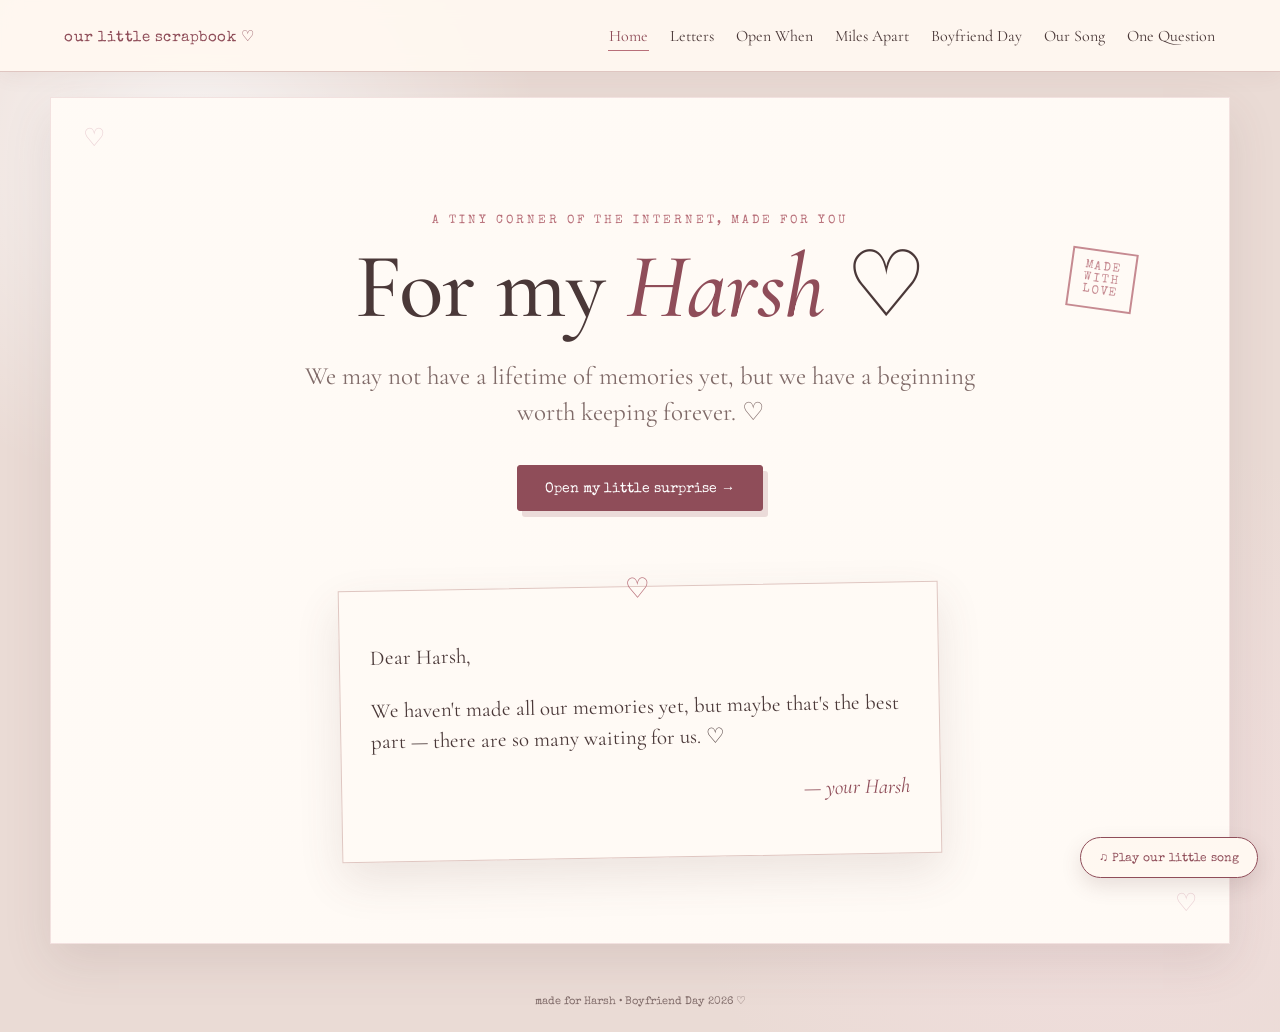
<file: index.html>
<!DOCTYPE html>
<html lang="en">
<head>
<meta charset="UTF-8">
<meta name="viewport" content="width=device-width, initial-scale=1.0">
<title>Our Little Scrapbook ♡</title>
<link rel="stylesheet" href="style.css">
</head>
<body>
<div class="paper-grain"></div>
<header class="nav">
  <a class="brand" href="index.html">our little scrapbook ♡</a>
  <button class="menu-btn" onclick="toggleMenu()">☰</button>
  <nav id="navLinks">
    <a class="active" href="index.html">Home</a>
    <a href="letters.html">Letters</a>
    <a href="open-when.html">Open When</a>
    <a href="miles.html">Miles Apart</a>
    <a href="special.html">Boyfriend Day</a><a href="song.html">Our Song</a><a href="forever.html">One Question</a>
  </nav>
</header>
<button class="music-button" onclick="toggleMusic()">♫ Play our little song</button>

<audio id="backgroundMusic" loop>
    <source src="background.mp3" type="audio/mpeg">
</audio>

<main class="hero scrapbook-page">
  <div class="tape tape-one"></div>
  <p class="eyebrow">a tiny corner of the internet, made for you</p>
  <h1>For my <span>Harsh</span> ♡</h1>
  <p class="lead">We may not have a lifetime of memories yet, but we have a beginning worth keeping forever. ♡</p>
  <a class="button" href="letters.html">Open my little surprise →</a>

  <div class="stamp">MADE<br>WITH<br>LOVE</div>

  <div class="home-note paper">
    <span class="pin">♡</span>
    <p>Dear Harsh,</p>
    <p>We haven't made all our memories yet, but maybe that's the best part — there are so many waiting for us. ♡</p>
    <p class="signature">— your Harsh</p>
  </div>
</main>

<footer>made for Harsh • Boyfriend Day 2026 ♡</footer>
<script src="script.js"></script>
</body>
</html>
</file>
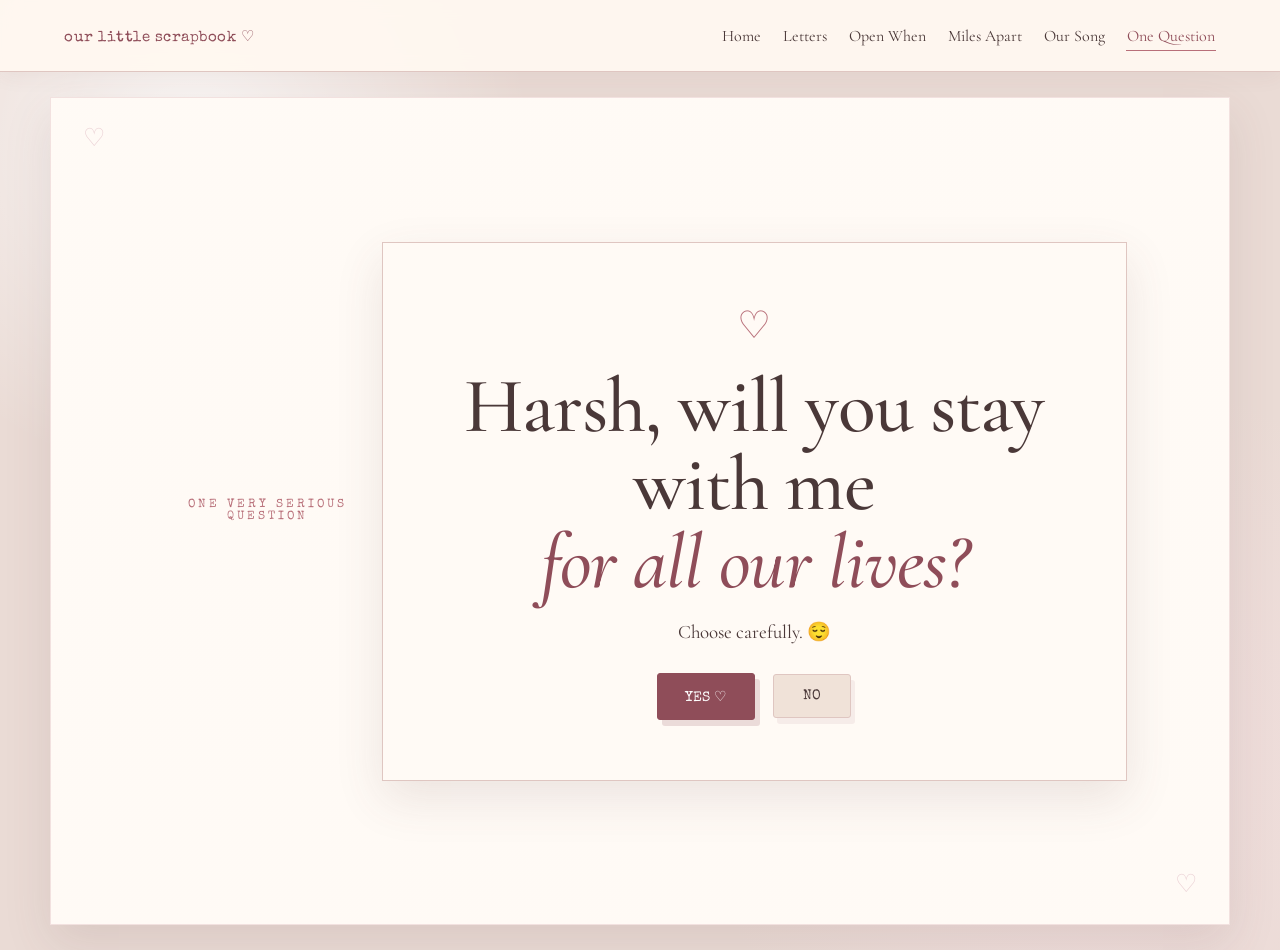
<file: forever.html>
<!DOCTYPE html>
<html lang="en">
<head><meta charset="UTF-8"><meta name="viewport" content="width=device-width, initial-scale=1.0">
<title>One Important Question ♡</title><link rel="stylesheet" href="style.css"></head>
<body>
<div class="paper-grain"></div>
<header class="nav"><a class="brand" href="index.html">our little scrapbook ♡</a><button class="menu-btn" onclick="toggleMenu()">☰</button>
<nav id="navLinks"><a href="index.html">Home</a><a href="letters.html">Letters</a><a href="open-when.html">Open When</a><a href="miles.html">Miles Apart</a><a href="song.html">Our Song</a><a class="active" href="forever.html">One Question</a></nav></header>

<main class="page question-page scrapbook-page" id="questionPage">
  <p class="eyebrow">one very serious question</p>
  <div class="question-card paper">
    <div class="tiny-heart">♡</div>
    <h1>Harsh, will you stay with me<br><span>for all our lives?</span></h1>
    <p>Choose carefully. 😌</p>
    <div class="choice-row">
      <button class="button yes-btn" onclick="sayYes()">YES ♡</button>
      <button class="no-btn" id="noBtn" onclick="sayNo()">NO</button>
    </div>
  </div>
</main>
<script src="script.js"></script></body></html>
</file>
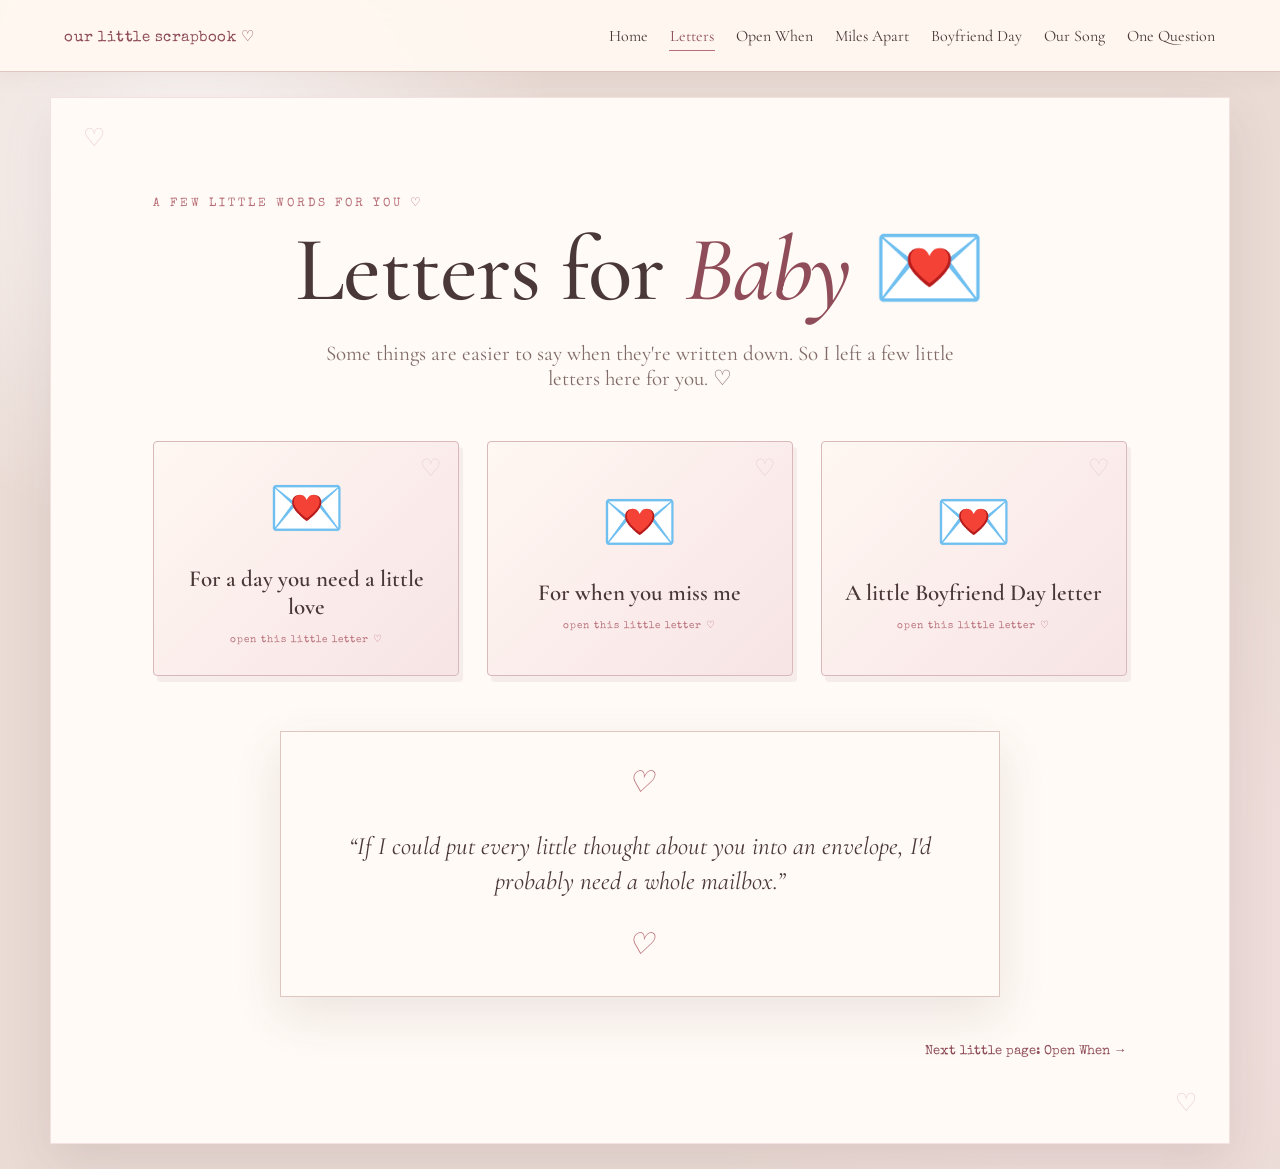
<file: letters.html>
<!DOCTYPE html>
<html lang="en">
<head>
<meta charset="UTF-8">
<meta name="viewport" content="width=device-width, initial-scale=1.0">
<title>Little Letters for Baby ♡</title>
<link rel="stylesheet" href="style.css">
</head>

<body>

<div class="paper-grain"></div>

<header class="nav">
  <a class="brand" href="index.html">our little scrapbook ♡</a>

  <button class="menu-btn" onclick="toggleMenu()">☰</button>

  <nav id="navLinks">
    <a href="index.html">Home</a>
    <a class="active" href="letters.html">Letters</a>
    <a href="open-when.html">Open When</a>
    <a href="miles.html">Miles Apart</a>
    <a href="special.html">Boyfriend Day</a>
    <a href="song.html">Our Song</a>
    <a href="forever.html">One Question</a>
  </nav>
</header>

<main class="page scrapbook-page">

  <p class="eyebrow">a few little words for you ♡</p>

  <h1>Letters for <span>Baby</span> 💌</h1>

  <p class="subtitle">
    Some things are easier to say when they're written down.
    So I left a few little letters here for you. ♡
  </p>

  <div class="letter-grid">

    <button class="envelope" onclick="openLetter('letter1')">
      <span>💌</span>
      <b>For a day you need a little love</b>
      <small>open this little letter ♡</small>
    </button>

    <button class="envelope" onclick="openLetter('letter2')">
      <span>💌</span>
      <b>For when you miss me</b>
      <small>open this little letter ♡</small>
    </button>

    <button class="envelope" onclick="openLetter('letter3')">
      <span>💌</span>
      <b>A little Boyfriend Day letter</b>
      <small>open this little letter ♡</small>
    </button>

  </div>

  <div class="paper quote-card">
    <span style="color:#b86f79;font-size:30px;">♡</span>
    <p>
      “If I could put every little thought about you
      into an envelope, I'd probably need a whole mailbox.”
    </p>
    <span style="color:#b86f79;font-size:30px;">♡</span>
  </div>

  <a class="next-link" href="open-when.html">
    Next little page: Open When →
  </a>

</main>

<div id="letterModal" class="modal hidden" onclick="closeLetter(event)">

  <div class="letter-paper" onclick="event.stopPropagation()">

    <button class="close" onclick="closeLetter()">×</button>

    <div id="letterText"></div>

  </div>

</div>

<script src="script.js"></script>

</body>
</html>
</file>
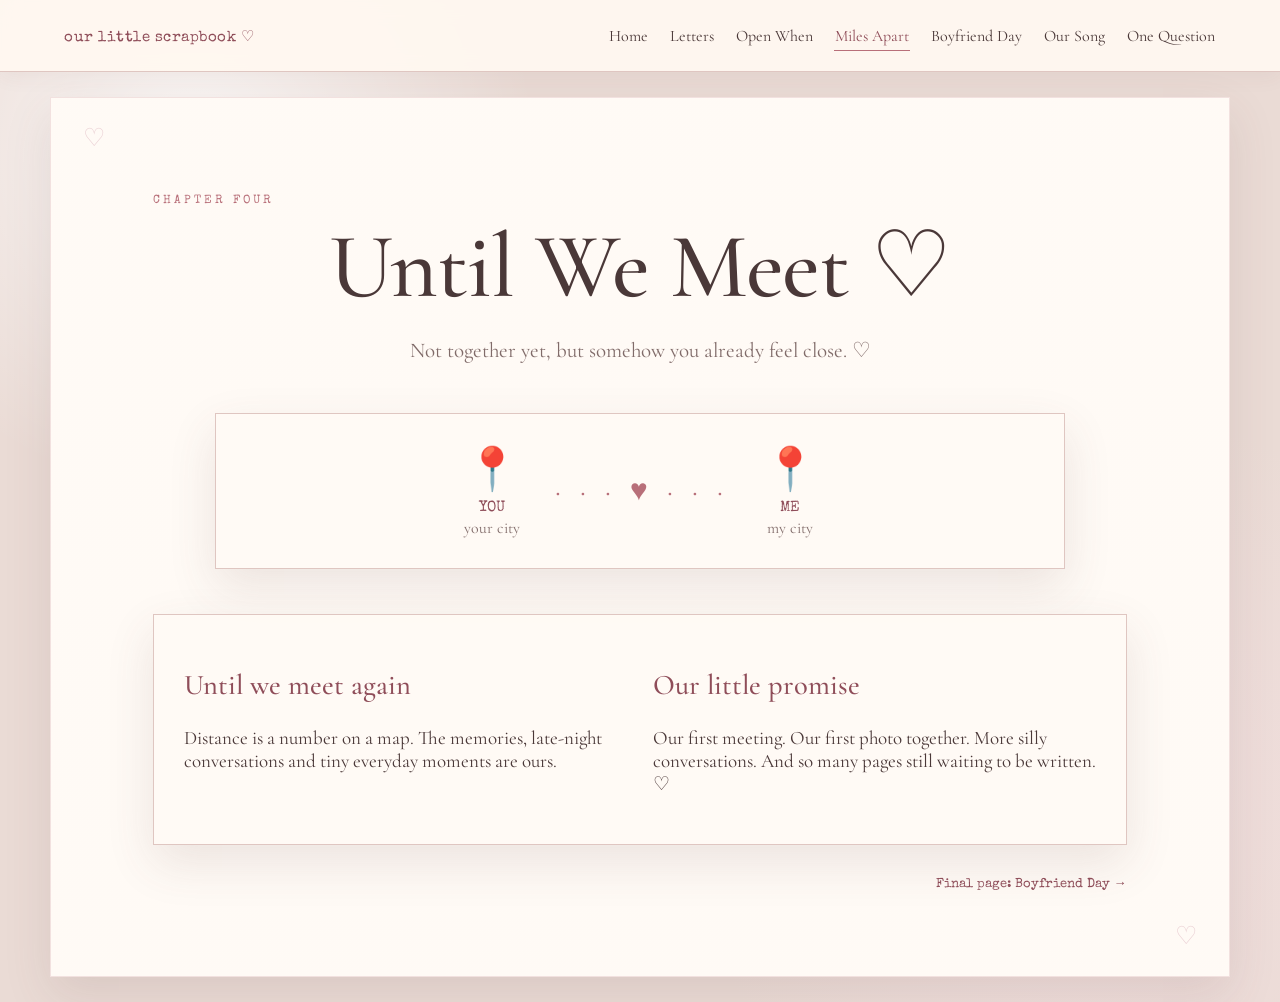
<file: miles.html>
<!DOCTYPE html>
<html lang="en">
<head><meta charset="UTF-8"><meta name="viewport" content="width=device-width, initial-scale=1.0">
<title>Miles Apart ♡</title><link rel="stylesheet" href="style.css"></head>
<body>
<div class="paper-grain"></div>
<header class="nav"><a class="brand" href="index.html">our little scrapbook ♡</a><button class="menu-btn" onclick="toggleMenu()">☰</button>
<nav id="navLinks"><a href="index.html">Home</a><a href="letters.html">Letters</a><a href="open-when.html">Open When</a><a class="active" href="miles.html">Miles Apart</a><a href="special.html">Boyfriend Day</a><a href="song.html">Our Song</a><a href="forever.html">One Question</a></nav></header>

<main class="page scrapbook-page">
<p class="eyebrow">chapter four</p><h1>Until We Meet ♡</h1>
<p class="subtitle">Not together yet, but somehow you already feel close. ♡</p>
<div class="map-card paper">
  <div class="place"><span>📍</span><b>YOU</b><small>your city</small></div>
  <div class="dotted-line">· · · ♥ · · ·</div>
  <div class="place"><span>📍</span><b>ME</b><small>my city</small></div>
</div>
<div class="paper two-column">
  <div><h2>Until we meet again</h2><p>Distance is a number on a map. The memories, late-night conversations and tiny everyday moments are ours.</p></div>
  <div><h2>Our little promise</h2><p>Our first meeting. Our first photo together. More silly conversations. And so many pages still waiting to be written. ♡</p></div>
</div>

<a class="next-link" href="special.html">Final page: Boyfriend Day →</a>
</main>
<script src="script.js"></script></body></html>
</file>
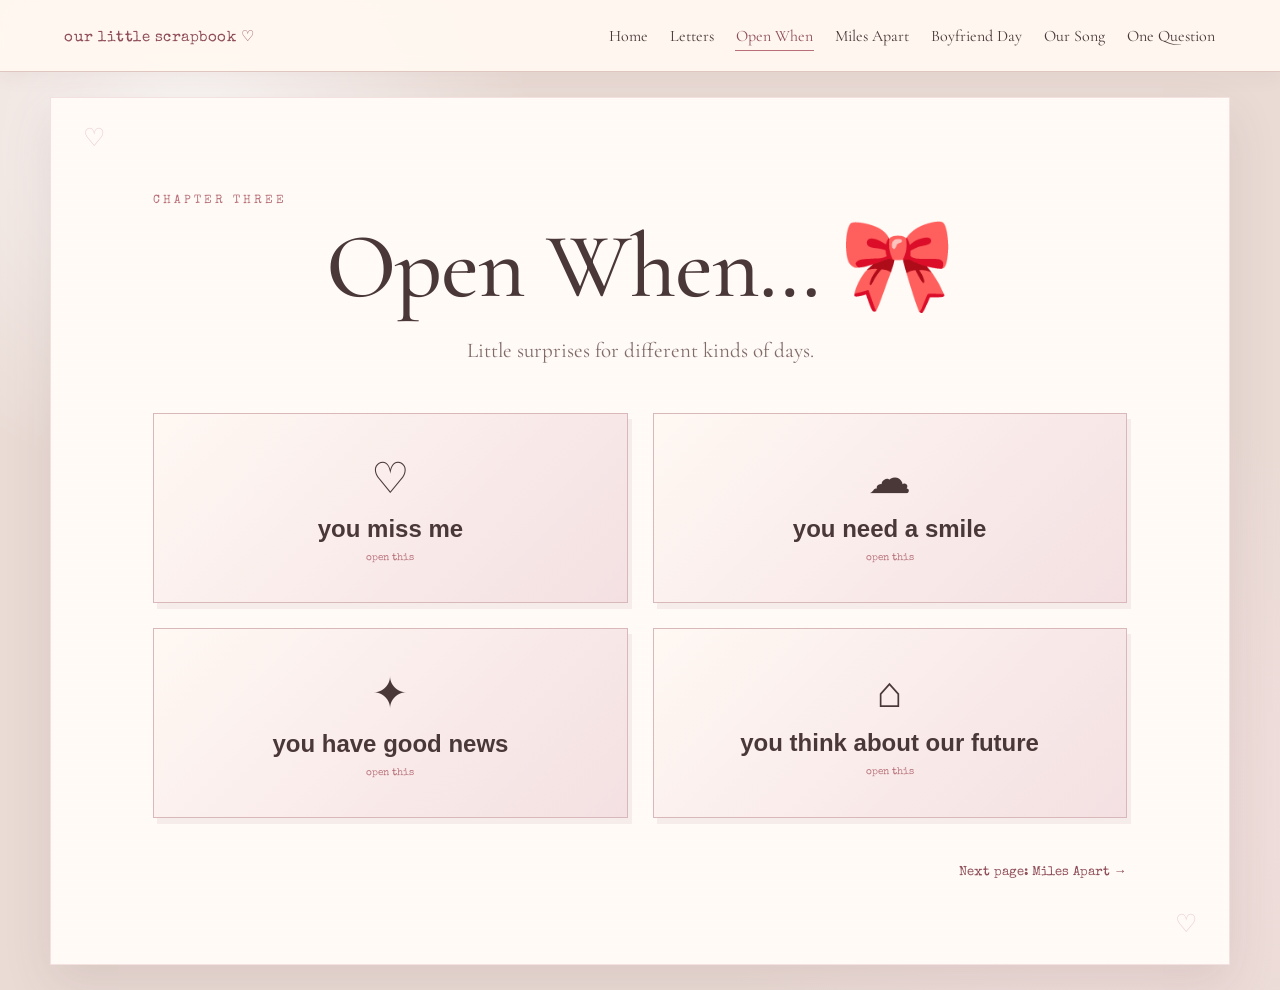
<file: open-when.html>
<!DOCTYPE html>
<html lang="en">
<head><meta charset="UTF-8"><meta name="viewport" content="width=device-width, initial-scale=1.0">
<title>Open When ♡</title><link rel="stylesheet" href="style.css"></head>
<body>
<div class="paper-grain"></div>
<header class="nav"><a class="brand" href="index.html">our little scrapbook ♡</a><button class="menu-btn" onclick="toggleMenu()">☰</button>
<nav id="navLinks"><a href="index.html">Home</a><a href="letters.html">Letters</a><a class="active" href="open-when.html">Open When</a><a href="miles.html">Miles Apart</a><a href="special.html">Boyfriend Day</a><a href="song.html">Our Song</a><a href="forever.html">One Question</a></nav></header>

<main class="page scrapbook-page">
<p class="eyebrow">chapter three</p><h1>Open When… 🎀</h1>
<p class="subtitle">Little surprises for different kinds of days.</p>
<div class="when-grid">
  <button class="when-card" onclick="showSurprise('miss')">♡<strong>you miss me</strong><small>open this</small></button>
  <button class="when-card" onclick="showSurprise('sad')">☁<strong>you need a smile</strong><small>open this</small></button>
  <button class="when-card" onclick="showSurprise('happy')">✦<strong>you have good news</strong><small>open this</small></button>
  <button class="when-card" onclick="showSurprise('future')">⌂<strong>you think about our future</strong><small>open this</small></button>
</div>
<div id="surprise" class="paper surprise hidden"></div>
<a class="next-link" href="miles.html">Next page: Miles Apart →</a>
</main>
<script src="script.js"></script></body></html>
</file>
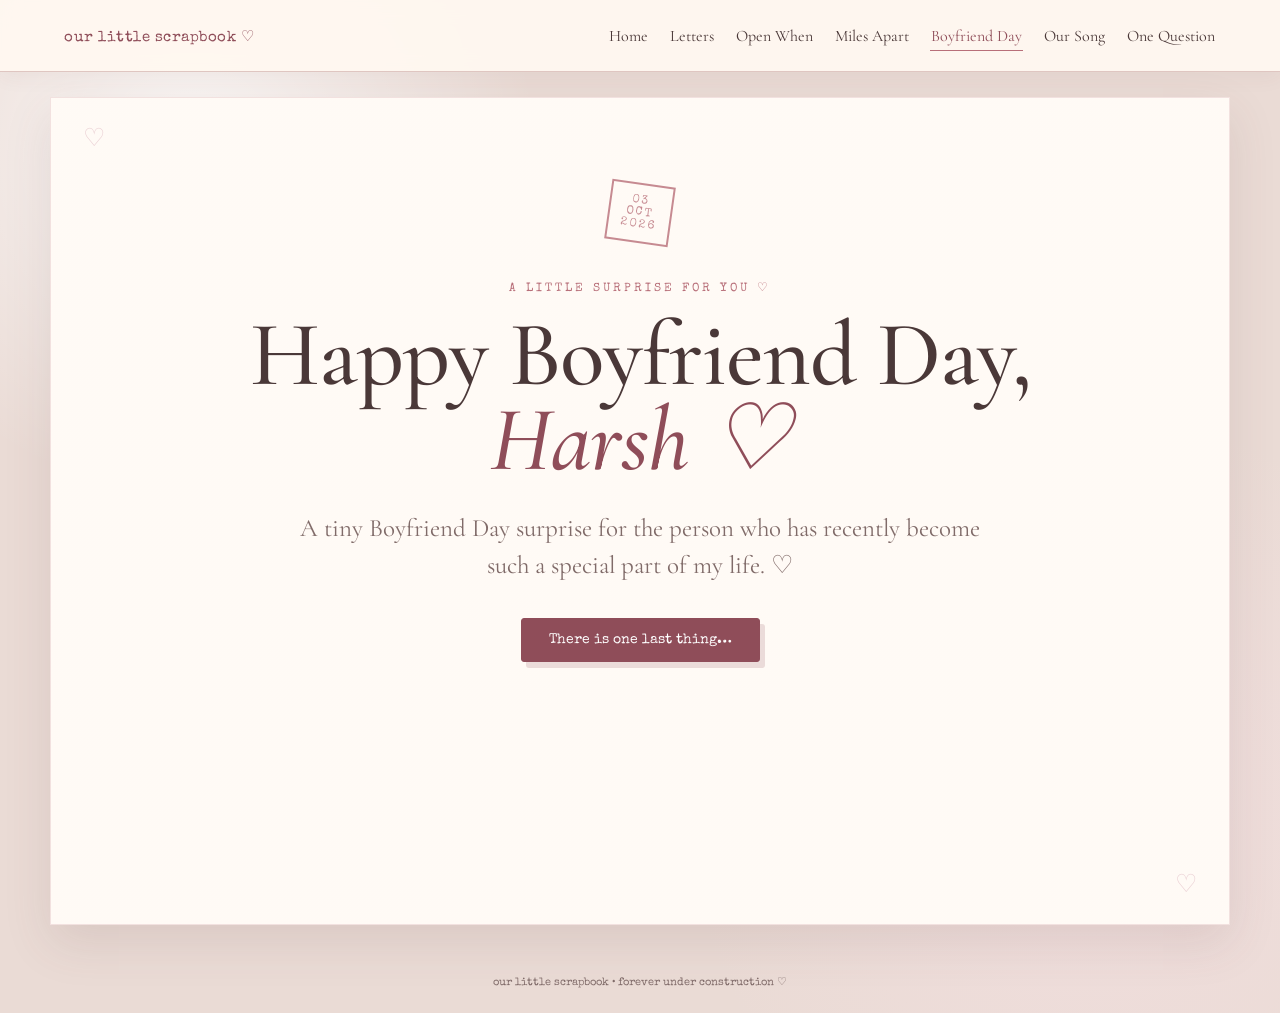
<file: special.html>
<!DOCTYPE html>
<html lang="en">
<head><meta charset="UTF-8"><meta name="viewport" content="width=device-width, initial-scale=1.0">
<title>Boyfriend Day ♡</title><link rel="stylesheet" href="style.css"></head>
<body>
<div class="paper-grain"></div>
<header class="nav"><a class="brand" href="index.html">our little scrapbook ♡</a><button class="menu-btn" onclick="toggleMenu()">☰</button>
<nav id="navLinks"><a href="index.html">Home</a><a href="letters.html">Letters</a><a href="open-when.html">Open When</a><a href="miles.html">Miles Apart</a><a class="active" href="special.html">Boyfriend Day</a><a href="song.html">Our Song</a><a href="forever.html">One Question</a></nav>
</header>

<main class="page final-page scrapbook-page">
<div class="stamp big-stamp">03<br>OCT<br>2026</div>
<p class="eyebrow">a little surprise for you ♡</p>
<h1>Happy Boyfriend Day,<br><span>Harsh ♡</span></h1>
<p class="lead">A tiny Boyfriend Day surprise for the person who has recently become such a special part of my life. ♡</p>
<button class="button" onclick="finalReveal()">There is one last thing…</button>
<div id="finalMessage" class="paper final-message hidden">
  <h2>♡ To my Harsh ♡</h2>
  <p>I know this is just a website, but every little part of it was made with you in mind.</p>
  <p>Thank you for becoming a part of my life and making these early days of us so special. We haven't met yet, but I already can't wait for the day we finally do. ♡</p>
  <a class="button" href="forever.html">One last question →</a>
</div>
<div id="hearts"></div>
</main>
<footer>our little scrapbook • forever under construction ♡</footer>
<script src="script.js"></script></body></html>
</file>
<file: style.css>
@import url('https://fonts.googleapis.com/css2?family=Cormorant+Garamond:wght@400;500;600;700&family=Special+Elite&display=swap');

:root{
  --cream:#fff8f1;
  --paper:#fffaf5;
  --pink:#f4dfe1;
  --pink2:#ead0d4;
  --rose:#b86f79;
  --darkrose:#8f4d59;
  --ink:#4a3838;
  --soft:#806b69;
  --line:#dfc6c1;
  --shadow:0 18px 45px rgba(101,65,65,.12);
  --tinyshadow:4px 6px 0 rgba(143,77,89,.08);
}

*{
  box-sizing:border-box;
}

html{
  scroll-behavior:smooth;
}

body{
  margin:0;
  min-height:100vh;
  color:var(--ink);
  font-family:'Cormorant Garamond',serif;
  font-size:19px;
  background:
    radial-gradient(circle at 15% 15%,rgba(255,255,255,.8),transparent 25%),
    radial-gradient(circle at 85% 80%,rgba(244,223,225,.7),transparent 30%),
    #eadbd5;
}

/* soft paper texture */
.paper-grain{
  position:fixed;
  inset:0;
  pointer-events:none;
  opacity:.12;
  background-image:radial-gradient(#8d6f6f .6px,transparent .7px);
  background-size:6px 6px;
  mix-blend-mode:multiply;
  z-index:50;
}

/* NAVIGATION */
.nav{
  position:sticky;
  top:0;
  z-index:40;
  min-height:72px;
  padding:13px 5%;
  display:flex;
  align-items:center;
  justify-content:space-between;
  gap:25px;
  background:rgba(255,248,241,.94);
  backdrop-filter:blur(10px);
  border-bottom:1px solid var(--line);
  box-shadow:0 5px 20px rgba(100,60,60,.05);
}

.brand{
  color:var(--darkrose);
  text-decoration:none;
  font:15px 'Special Elite',serif;
  letter-spacing:.5px;
  white-space:nowrap;
}

.nav nav{
  display:flex;
  align-items:center;
  justify-content:flex-end;
  gap:20px;
  flex-wrap:wrap;
}

.nav nav a{
  position:relative;
  color:var(--ink);
  text-decoration:none;
  font-size:16px;
  padding:5px 1px;
  transition:.2s;
}

.nav nav a:hover,
.nav nav .active{
  color:var(--darkrose);
}

.nav nav a::after{
  content:'';
  position:absolute;
  left:0;
  bottom:0;
  width:0;
  height:1px;
  background:var(--rose);
  transition:.25s;
}

.nav nav a:hover::after,
.nav nav .active::after{
  width:100%;
}

.menu-btn{
  display:none;
  border:0;
  background:none;
  color:var(--darkrose);
  font-size:25px;
  cursor:pointer;
}

/* GENERAL PAGE */
.scrapbook-page{
  position:relative;
  overflow:hidden;
}

.hero,
.page{
  position:relative;
  width:min(1180px,94%);
  min-height:calc(100vh - 72px);
  margin:25px auto;
  padding:85px 8%;
  background:
    linear-gradient(rgba(255,250,245,.96),rgba(255,250,245,.96)),
    var(--paper);
  border:1px solid rgba(184,111,121,.18);
  box-shadow:var(--shadow);
}

/* little decorative corners */
.hero::before,
.page::before{
  content:'♡';
  position:absolute;
  top:25px;
  left:32px;
  color:var(--pink2);
  font-size:25px;
}

.hero::after,
.page::after{
  content:'♡';
  position:absolute;
  right:32px;
  bottom:25px;
  color:var(--pink2);
  font-size:25px;
}

/* HOME */
.hero{
  text-align:center;
  padding-top:105px;
}

.hero h1,
.page h1{
  font-size:clamp(52px,8vw,92px);
  font-weight:500;
  line-height:.92;
  margin:18px 0 28px;
  letter-spacing:-1px;
}

.hero h1 span,
.page h1 span{
  color:var(--darkrose);
  font-style:italic;
}

.eyebrow{
  font:12px 'Special Elite',serif;
  letter-spacing:3px;
  text-transform:uppercase;
  color:var(--rose);
}

.lead{
  max-width:680px;
  margin:0 auto 35px;
  font-size:25px;
  line-height:1.45;
  color:var(--soft);
}

.button{
  display:inline-block;
  padding:14px 27px;
  border:1px solid var(--darkrose);
  border-radius:3px;
  background:var(--darkrose);
  color:white;
  text-decoration:none;
  font:14px 'Special Elite',serif;
  cursor:pointer;
  box-shadow:5px 6px 0 rgba(143,77,89,.18);
  transition:.2s;
}

.button:hover{
  transform:translateY(-2px) rotate(-.5deg);
  box-shadow:7px 8px 0 rgba(143,77,89,.14);
}

.home-note{
  max-width:600px;
  margin:75px auto 0;
  padding:38px 42px;
  text-align:left;
  font-size:21px;
  line-height:1.5;
  transform:rotate(-1deg);
}

.paper{
  background:rgba(255,250,245,.96);
  border:1px solid var(--line);
  box-shadow:var(--shadow);
  padding:30px;
  position:relative;
}

.pin{
  position:absolute;
  top:-19px;
  left:50%;
  transform:translateX(-50%);
  color:var(--rose);
  font-size:28px;
}

.signature{
  font-style:italic;
  text-align:right;
  color:var(--darkrose);
}

.stamp{
  position:absolute;
  right:8%;
  top:18%;
  padding:10px 12px;
  border:2px solid var(--rose);
  color:var(--rose);
  transform:rotate(8deg);
  font:12px 'Special Elite';
  letter-spacing:2px;
  opacity:.8;
}

/* PAGE HEADINGS */
.page h1{
  text-align:center;
}

.subtitle{
  max-width:680px;
  margin:0 auto 50px;
  text-align:center;
  color:var(--soft);
  font-size:21px;
}

/* MEMORY / PHOTO CARDS */
.photo-grid{
  display:grid;
  grid-template-columns:repeat(2,1fr);
  gap:45px;
  margin:40px 0 60px;
}

.polaroid{
  position:relative;
  background:#fff;
  padding:14px 14px 25px;
  box-shadow:var(--shadow);
  margin:0;
  transition:.25s;
}

.polaroid:hover{
  transform:translateY(-6px) rotate(0deg);
}

.tilt-left{
  transform:rotate(-2deg);
}

.tilt-right{
  transform:rotate(2deg);
}

.photo-placeholder{
  height:260px;
  display:grid;
  place-items:center;
  text-align:center;
  background:
    linear-gradient(135deg,rgba(244,223,225,.8),rgba(255,248,241,.9));
  border:1px dashed #d3b2b1;
  color:var(--rose);
  font:18px 'Special Elite';
  line-height:1.5;
}

.polaroid figcaption{
  text-align:center;
  margin-top:15px;
  font-size:20px;
  color:var(--soft);
  font-style:italic;
}

.quote-card{
  max-width:720px;
  margin:0 auto 45px;
  text-align:center;
  font-size:25px;
  line-height:1.4;
  font-style:italic;
}

.next-link{
  display:block;
  margin-top:30px;
  text-align:right;
  color:var(--darkrose);
  text-decoration:none;
  font:13px 'Special Elite';
}

.next-link:hover{
  text-decoration:underline;
}

/* LETTERS */
.letter-grid{
  display:grid;
  grid-template-columns:repeat(3,1fr);
  gap:28px;
  margin-bottom:55px;
}

.envelope{
  position:relative;
  min-height:220px;
  padding:30px 18px;
  border:1px solid #d8b8b8;
  border-radius:4px;
  background:
    linear-gradient(135deg,#fff7f2,#f7e4e5);
  color:var(--ink);
  cursor:pointer;
  box-shadow:var(--tinyshadow);
  font-family:inherit;
  transition:.25s;
}

.envelope::before{
  content:'♡';
  position:absolute;
  top:12px;
  right:16px;
  color:var(--pink2);
  font-size:24px;
}

.envelope:hover{
  transform:translateY(-8px) rotate(-1deg);
  box-shadow:0 18px 30px rgba(101,65,65,.14);
}

.envelope span{
  display:block;
  font-size:62px;
  color:var(--darkrose);
  margin-bottom:18px;
}

.envelope b{
  display:block;
  font-size:23px;
  font-weight:600;
}

.envelope small{
  display:block;
  margin-top:12px;
  color:var(--rose);
  font:10px 'Special Elite';
  letter-spacing:1px;
}

/* LETTER MODAL */
.modal{
  position:fixed;
  inset:0;
  z-index:100;
  display:grid;
  place-items:center;
  padding:25px;
  background:rgba(68,43,43,.55);
  backdrop-filter:blur(4px);
}

.letter-paper{
  position:relative;
  width:min(680px,100%);
  max-height:85vh;
  overflow:auto;
  padding:55px 50px;
  background:
    repeating-linear-gradient(
      transparent,
      transparent 31px,
      rgba(184,111,121,.13) 32px
    ),
    #fff8ed;
  border:1px solid #dfc6c1;
  box-shadow:0 25px 70px rgba(45,25,25,.25);
  font-size:21px;
  line-height:1.65;
}

.letter-paper::before{
  content:'♡';
  display:block;
  text-align:center;
  color:var(--rose);
  font-size:30px;
  margin-bottom:20px;
}

.close{
  position:absolute;
  top:10px;
  right:15px;
  border:0;
  background:none;
  color:var(--darkrose);
  font-size:30px;
  cursor:pointer;
}

/* OPEN WHEN */
.when-grid{
  display:grid;
  grid-template-columns:repeat(2,1fr);
  gap:25px;
  margin-bottom:45px;
}

.when-card{
  min-height:190px;
  padding:30px 20px;
  border:1px solid #d8b8b8;
  background:linear-gradient(135deg,#fff8f3,#f4e0e2);
  color:var(--ink);
  cursor:pointer;
  box-shadow:var(--tinyshadow);
  font-size:43px;
  transition:.25s;
}

.when-card:hover{
  transform:translateY(-7px) rotate(1deg);
}

.when-card strong{
  display:block;
  margin-top:12px;
  font-size:24px;
}

.when-card small{
  display:block;
  margin-top:10px;
  color:var(--rose);
  font:10px 'Special Elite';
}

.surprise{
  max-width:700px;
  margin:0 auto 40px;
  text-align:center;
  font-size:23px;
  line-height:1.5;
}

.hidden{
  display:none!important;
}

/* MILES */
.map-card{
  display:flex;
  align-items:center;
  justify-content:center;
  gap:35px;
  max-width:850px;
  margin:0 auto 45px;
  text-align:center;
}

.place span{
  display:block;
  font-size:42px;
}

.place b{
  display:block;
  margin-top:5px;
  font:15px 'Special Elite';
  color:var(--darkrose);
}

.place small{
  color:var(--soft);
}

.dotted-line{
  color:var(--rose);
  font-size:30px;
  letter-spacing:6px;
}

.two-column{
  display:grid;
  grid-template-columns:1fr 1fr;
  gap:25px;
  margin-bottom:30px;
}

.two-column h2,
.playlist h2{
  color:var(--darkrose);
  font-weight:500;
}

/* PLAYLIST */
.playlist{
  max-width:760px;
  margin:0 auto 45px;
}

.song{
  display:block;
  padding:15px 10px;
  border-bottom:1px dashed var(--line);
  color:var(--ink);
  text-decoration:none;
  font-size:20px;
  transition:.2s;
}

.song:hover{
  padding-left:18px;
  color:var(--darkrose);
  background:rgba(244,223,225,.35);
}

/* FINAL PAGE */
.final-page{
  text-align:center;
  padding-top:85px;
}

.big-stamp{
  position:static;
  display:inline-block;
  margin-bottom:25px;
}

.final-message{
  max-width:700px;
  margin:45px auto 20px;
  text-align:left;
  font-size:22px;
  line-height:1.55;
}

.final-message h2{
  text-align:center;
  color:var(--darkrose);
  font-weight:500;
}

/* QUESTION */
.question-page{
  display:flex;
  align-items:center;
  justify-content:center;
  text-align:center;
}

.question-card,
.how-dare,
.yes-result{
  width:min(800px,100%);
  margin:20px auto;
  padding:60px 35px;
  text-align:center;
}

.question-card h1,
.how-dare h1,
.yes-result h1{
  font-size:clamp(45px,7vw,78px);
  font-weight:500;
  line-height:1;
  margin:18px 0;
}

.question-card h1 span{
  color:var(--darkrose);
  font-style:italic;
}

.tiny-heart{
  color:var(--rose);
  font-size:38px;
}

.choice-row{
  display:flex;
  justify-content:center;
  align-items:center;
  gap:18px;
  margin-top:30px;
}

.no-btn{
  padding:14px 29px;
  border:1px solid var(--line);
  border-radius:3px;
  background:#f0e2d8;
  color:var(--ink);
  font:14px 'Special Elite';
  cursor:pointer;
  box-shadow:var(--tinyshadow);
  transition:.2s;
}

.no-btn:hover{
  transform:translateY(-2px);
}

.angry-emojis,
.happy-emojis{
  font-size:50px;
  margin-bottom:10px;
}

.how-dare{
  transform:rotate(-1deg);
}

.how-dare h1{
  color:var(--darkrose);
}

.yes-result{
  transform:rotate(1deg);
}

/* SONG PAGE */
.record{
  max-width:700px;
  margin:40px auto;
  text-align:center;
}

.vinyl{
  width:240px;
  height:240px;
  margin:0 auto 30px;
  border-radius:50%;
  background:
    repeating-radial-gradient(
      circle,
      #292323 0,
      #292323 2px,
      #393030 3px,
      #292323 5px
    );
  display:grid;
  place-items:center;
  box-shadow:0 15px 30px rgba(50,35,28,.25);
}

.vinyl-label{
  width:75px;
  height:75px;
  border-radius:50%;
  background:var(--darkrose);
  color:white;
  display:grid;
  place-items:center;
  font-size:30px;
  border:8px solid #d6aeb0;
}

.record h2{
  font-size:36px;
  font-weight:500;
  margin-bottom:3px;
}

.record audio{
  width:min(100%,520px);
  margin:20px 0;
}

.song-note{
  color:var(--soft);
  font-style:italic;
}

.song-instructions{
  max-width:700px;
  margin:30px auto;
}

.song-instructions h2{
  color:var(--darkrose);
  font-weight:500;
}

/* HEARTS */
.heart{
  position:fixed;
  z-index:200;
  pointer-events:none;
  color:var(--rose);
  font-size:26px;
  animation:float 2.5s ease-out forwards;
}

@keyframes float{
  0%{
    transform:translateY(0) scale(.7);
    opacity:0;
  }
  20%{
    opacity:1;
  }
  100%{
    transform:translateY(-220px) rotate(25deg) scale(1.3);
    opacity:0;
  }
}

/* FOOTER */
footer{
  padding:25px;
  text-align:center;
  color:#806b69;
  font:11px 'Special Elite';
}

/* MOBILE */
@media(max-width:900px){

  .nav{
    padding:12px 5%;
  }

  .nav nav{
    gap:13px;
  }

  .hero,
  .page{
    width:94%;
    padding:70px 6%;
  }

  .letter-grid{
    grid-template-columns:1fr;
  }

}

@media(max-width:760px){

  .menu-btn{
    display:block;
  }

  .nav nav{
    display:none;
    position:absolute;
    top:72px;
    left:0;
    right:0;
    padding:18px 6%;
    background:var(--cream);
    border-bottom:1px solid var(--line);
    flex-direction:column;
    align-items:flex-start;
  }

  .nav nav.open{
    display:flex;
  }

  .hero,
  .page{
    width:94%;
    margin:12px auto;
    padding:60px 6%;
  }

  .hero h1,
  .page h1{
    font-size:55px;
  }

  .lead{
    font-size:21px;
  }

  .stamp{
    position:static;
    display:inline-block;
    margin:25px;
  }

  .home-note{
    padding:30px 25px;
    margin-top:55px;
  }

  .photo-grid,
  .when-grid,
  .two-column{
    grid-template-columns:1fr;
  }

  .photo-grid{
    gap:35px;
  }

  .photo-placeholder{
    height:270px;
  }

  .map-card{
    flex-direction:column;
  }

  .dotted-line{
    transform:rotate(90deg);
    margin:8px 0;
  }

  .letter-paper{
    padding:45px 25px;
  }

  .choice-row{
    flex-direction:column;
  }

  .choice-row .button,
  .choice-row .no-btn{
    width:180px;
  }

  .question-card,
  .how-dare,
  .yes-result{
    padding:45px 22px;
  }

  .vinyl{
    width:200px;
    height:200px;
  }
}
.music-button{
  position:fixed;
  right:22px;
  bottom:22px;
  z-index:60;
  padding:12px 18px;
  border:1px solid var(--darkrose);
  border-radius:30px;
  background:var(--cream);
  color:var(--darkrose);
  font:12px 'Special Elite',serif;
  cursor:pointer;
  box-shadow:0 8px 20px rgba(101,65,65,.15);
  transition:.2s;
}

.music-button:hover{
  transform:translateY(-3px) rotate(-1deg);
  box-shadow:0 12px 25px rgba(101,65,65,.18);
}
</file>
